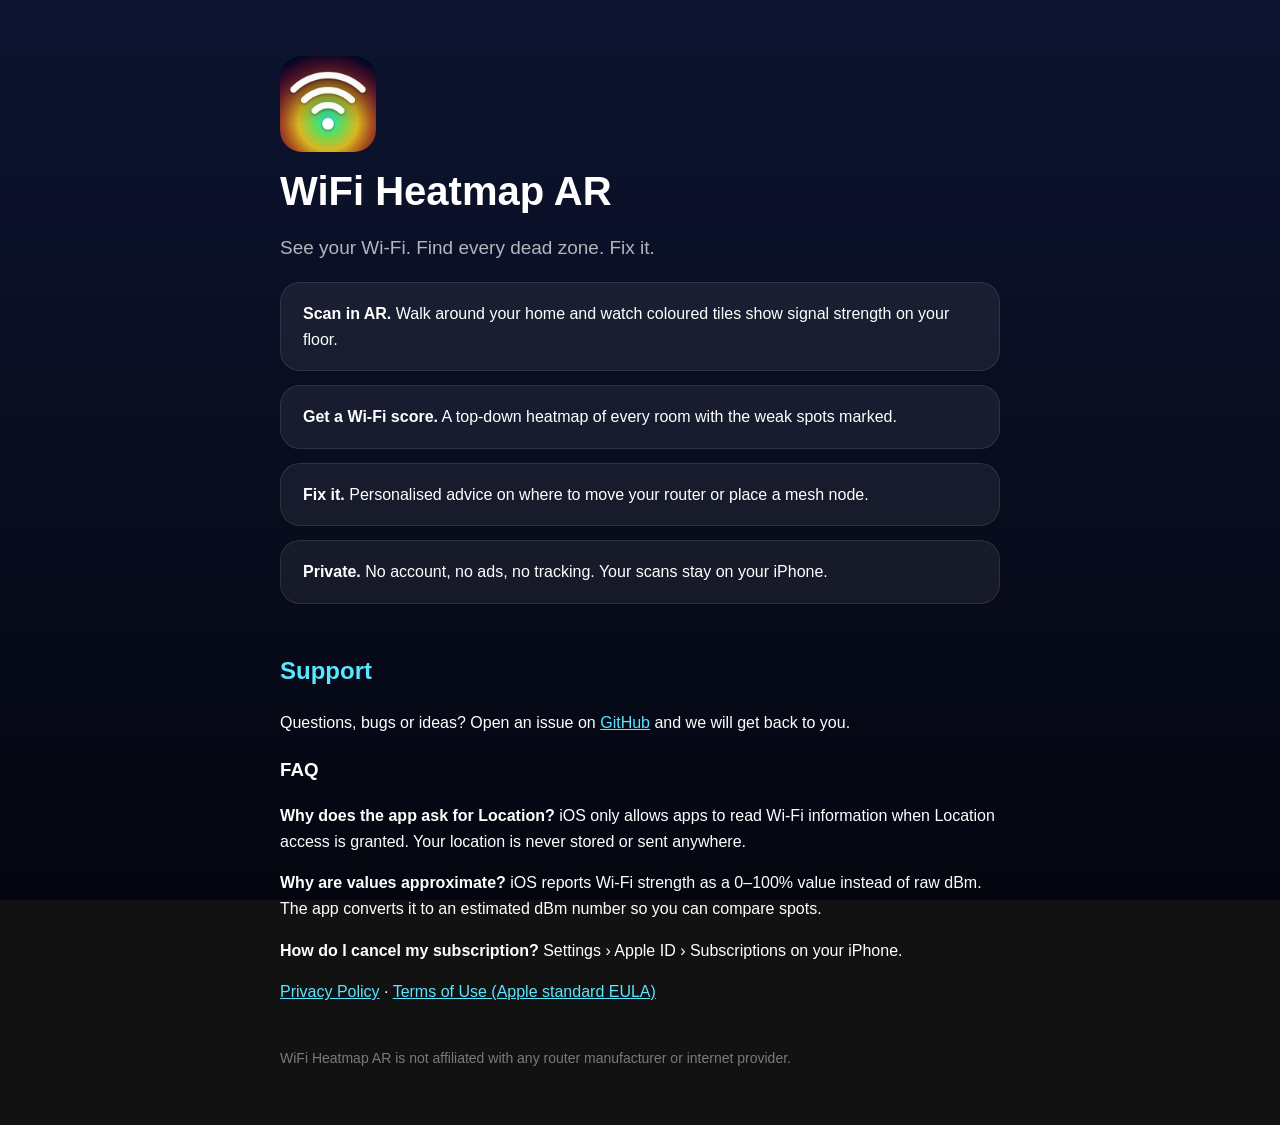
<file: docs/index.html>
<!doctype html><html lang="en"><head><meta charset="utf-8"><meta name="viewport" content="width=device-width,initial-scale=1">
<title>WiFi Heatmap AR – Find Wi-Fi Dead Zones</title>
<meta name="description" content="Scan your home in AR and see Wi-Fi signal strength as a colour heatmap. Find dead zones, test speed and fix weak spots."><link rel="stylesheet" href="style.css"></head><body><main>
<img class="icon" src="icon.png" alt="WiFi Heatmap AR app icon">
<h1>WiFi Heatmap AR</h1>
<p class="sub">See your Wi-Fi. Find every dead zone. Fix it.</p>
<div class="card"><b>Scan in AR.</b> Walk around your home and watch coloured tiles show signal strength on your floor.</div>
<div class="card"><b>Get a Wi-Fi score.</b> A top-down heatmap of every room with the weak spots marked.</div>
<div class="card"><b>Fix it.</b> Personalised advice on where to move your router or place a mesh node.</div>
<div class="card"><b>Private.</b> No account, no ads, no tracking. Your scans stay on your iPhone.</div>
<h2>Support</h2>
<p>Questions, bugs or ideas? Open an issue on <a href="https://github.com/Marco-P-Keller/WiFiHeatmap/issues">GitHub</a> and we will get back to you.</p>
<h3>FAQ</h3>
<p><b>Why does the app ask for Location?</b> iOS only allows apps to read Wi-Fi information when Location access is granted. Your location is never stored or sent anywhere.</p>
<p><b>Why are values approximate?</b> iOS reports Wi-Fi strength as a 0–100% value instead of raw dBm. The app converts it to an estimated dBm number so you can compare spots.</p>
<p><b>How do I cancel my subscription?</b> Settings › Apple ID › Subscriptions on your iPhone.</p>
<p><a href="privacy.html">Privacy Policy</a> · <a href="https://www.apple.com/legal/internet-services/itunes/dev/stdeula/">Terms of Use (Apple standard EULA)</a></p>
<footer>WiFi Heatmap AR is not affiliated with any router manufacturer or internet provider.</footer>
</main></body></html>
</file>
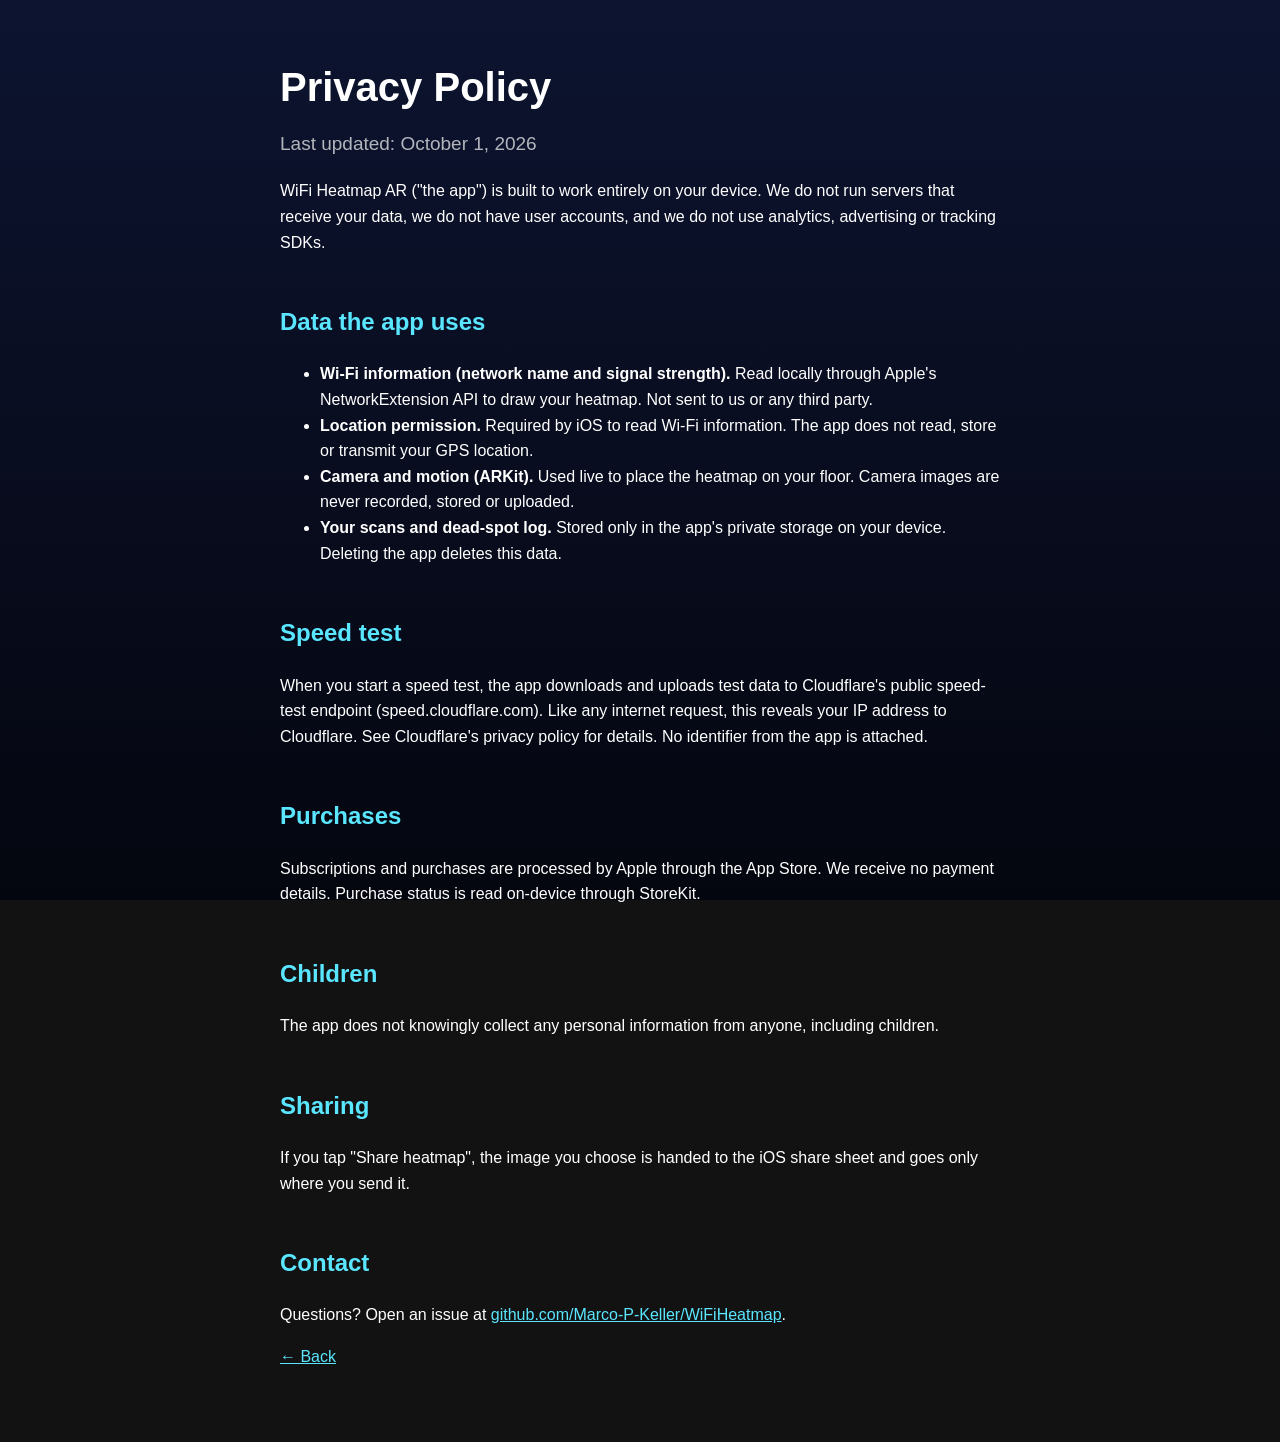
<file: docs/privacy.html>
<!doctype html><html lang="en"><head><meta charset="utf-8"><meta name="viewport" content="width=device-width,initial-scale=1">
<title>Privacy Policy – WiFi Heatmap AR</title><link rel="stylesheet" href="style.css"></head><body><main>
<h1>Privacy Policy</h1>
<p class="sub">Last updated: October 1, 2026</p>
<p>WiFi Heatmap AR ("the app") is built to work entirely on your device. We do not run servers that receive your data, we do not have user accounts, and we do not use analytics, advertising or tracking SDKs.</p>
<h2>Data the app uses</h2>
<ul>
<li><b>Wi-Fi information (network name and signal strength).</b> Read locally through Apple's NetworkExtension API to draw your heatmap. Not sent to us or any third party.</li>
<li><b>Location permission.</b> Required by iOS to read Wi-Fi information. The app does not read, store or transmit your GPS location.</li>
<li><b>Camera and motion (ARKit).</b> Used live to place the heatmap on your floor. Camera images are never recorded, stored or uploaded.</li>
<li><b>Your scans and dead-spot log.</b> Stored only in the app's private storage on your device. Deleting the app deletes this data.</li>
</ul>
<h2>Speed test</h2>
<p>When you start a speed test, the app downloads and uploads test data to Cloudflare's public speed-test endpoint (speed.cloudflare.com). Like any internet request, this reveals your IP address to Cloudflare. See Cloudflare's privacy policy for details. No identifier from the app is attached.</p>
<h2>Purchases</h2>
<p>Subscriptions and purchases are processed by Apple through the App Store. We receive no payment details. Purchase status is read on-device through StoreKit.</p>
<h2>Children</h2>
<p>The app does not knowingly collect any personal information from anyone, including children.</p>
<h2>Sharing</h2>
<p>If you tap "Share heatmap", the image you choose is handed to the iOS share sheet and goes only where you send it.</p>
<h2>Contact</h2>
<p>Questions? Open an issue at <a href="https://github.com/Marco-P-Keller/WiFiHeatmap/issues">github.com/Marco-P-Keller/WiFiHeatmap</a>.</p>
<p><a href="index.html">← Back</a></p>
</main></body></html>
</file>
<file: docs/style.css>
:root{color-scheme:dark}
body{margin:0;font-family:-apple-system,BlinkMacSystemFont,"SF Pro Rounded","Segoe UI",sans-serif;background:linear-gradient(#0d1430,#04060f) fixed;color:#fff;line-height:1.6}
main{max-width:720px;margin:0 auto;padding:56px 22px}
h1{font-size:40px;line-height:1.15;margin:.2em 0}
h2{margin-top:2em;color:#5ae6ff}
a{color:#5ae6ff}
.sub{color:#ffffffb0;font-size:19px}
img.icon{width:96px;height:96px;border-radius:22px}
.card{background:#ffffff10;border:1px solid #ffffff18;border-radius:20px;padding:18px 22px;margin:14px 0}
footer{color:#ffffff70;font-size:14px;margin-top:3em}
</file>
